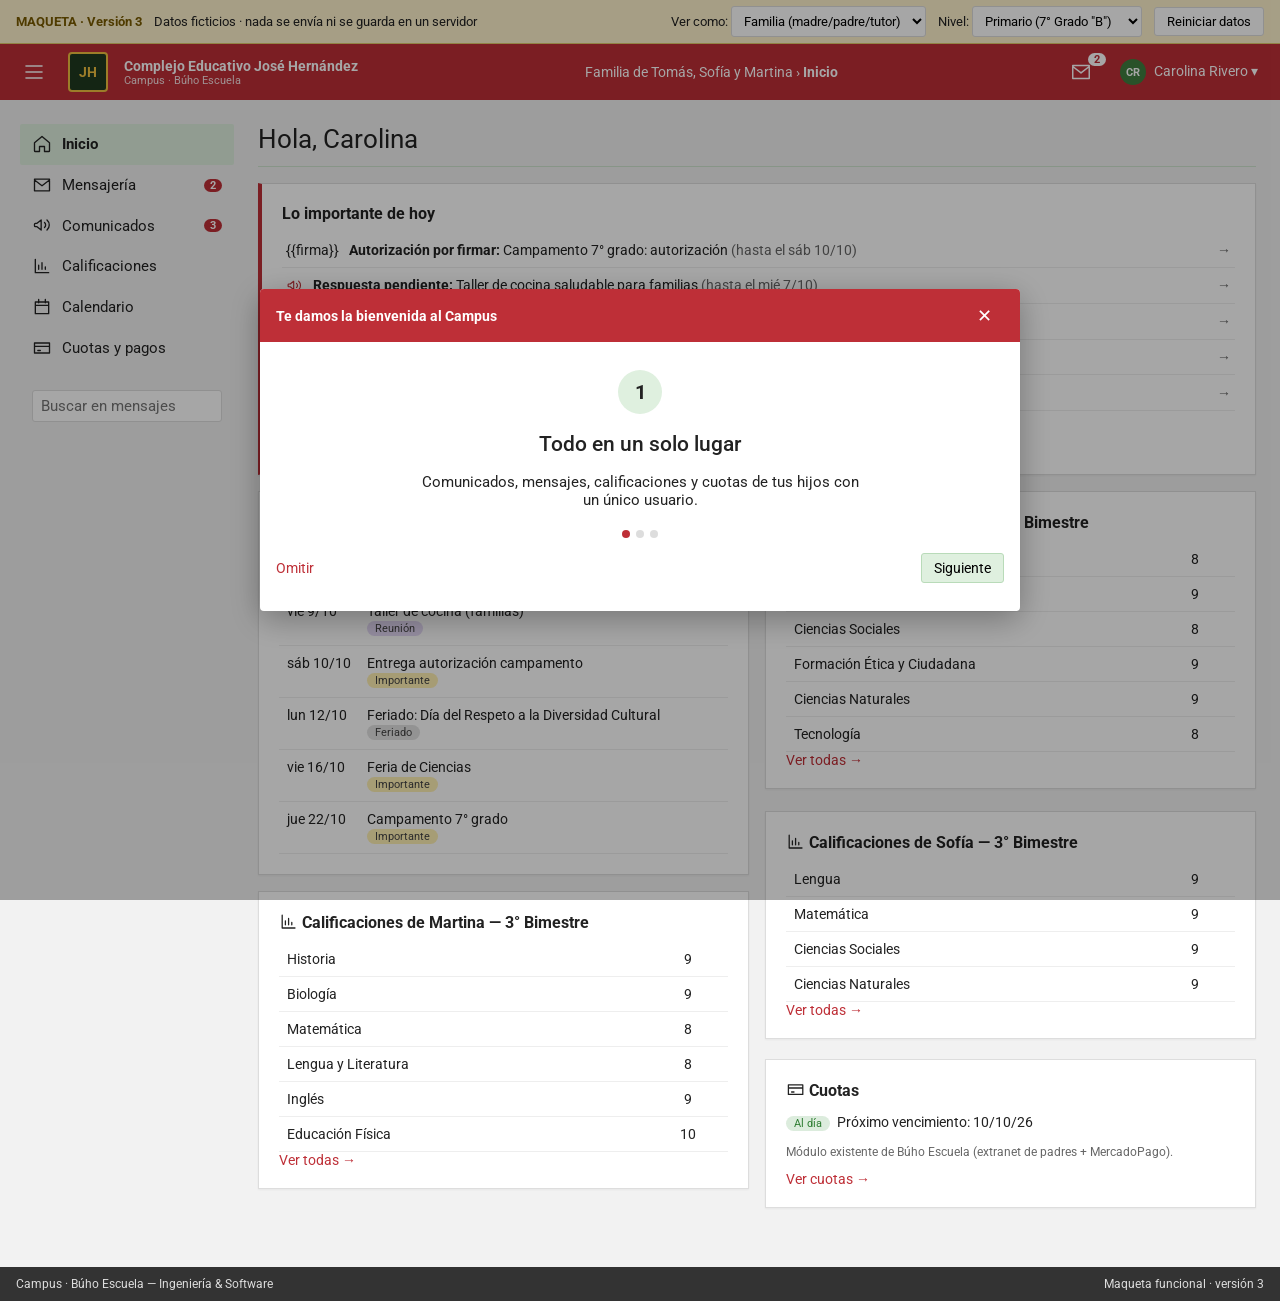
<file: index.html>
<!doctype html>
<html lang="es">
<head>
  <meta charset="utf-8">
  <meta name="viewport" content="width=device-width, initial-scale=1">
  <title>Campus — Maqueta</title>
  <link rel="stylesheet" href="https://fonts.googleapis.com/css2?family=Roboto:wght@400;500;700&display=swap">
  <link rel="stylesheet" href="css/app.css">
</head>
<body>

<!-- Barra de la demo: no forma parte del producto -->
<div id="demo-bar">
  <strong>MAQUETA · Versión 3</strong> <span>Datos ficticios · nada se envía ni se guarda en un servidor</span>
  <span class="sep"></span>
  <label>Ver como:
    <select id="rol-select" onchange="cambiarRol(this.value)">
      <option value="familia">Familia (madre/padre/tutor)</option>
      <option value="alumno">Alumno</option>
      <option value="docente">Docente</option>
      <option value="secretaria">Secretaría / Dirección</option>
    </select>
  </label>
  <label>Nivel:
    <select id="nivel-select" onchange="cambiarNivel(this.value)">
      <option value="primario">Primario (7° Grado "B")</option>
      <option value="secundario">Secundario (2° Año "B")</option>
    </select>
  </label>
  <button onclick="reiniciar()">Reiniciar datos</button>
</div>

<!-- Pantalla de acceso -->
<div id="login" style="display:none">
  <div class="topbar"><div class="logo">JH</div><div class="colegio">Complejo Educativo José Hernández<small>Campus · Búho Escuela</small></div></div>
  <div style="display:grid;place-items:center;padding:60px 16px">
    <div class="panel" style="width:min(380px,100%)">
      <h2>Campus virtual</h2>
      <div class="campo"><label>Usuario</label><input type="text" value="usuario.demo"></div>
      <div class="campo"><label>Clave</label><input type="password" value="demo1234" style="width:100%"></div>
      <p><label><input type="checkbox"> Recordarme</label></p>
      <button class="primario" style="width:100%" onclick="ingresar()">Acceder</button>
      <p class="small" style="text-align:center"><a>¿Olvidaste tus datos?</a></p>
      <p class="small muted">Un solo usuario para el campus y para el pago de cuotas (mismo acceso que la extranet de Búho).</p>
    </div>
  </div>
</div>

<!-- Aplicación -->
<div id="app">
  <div id="topbar">
    <button id="btn-menu" class="btn-menu" title="Mostrar u ocultar el menú" onclick="toggleMenu()"></button>
    <div class="logo" onclick="location.hash='#/inicio'" style="cursor:pointer">JH</div>
    <div class="colegio">Complejo Educativo José Hernández<small>Campus · Búho Escuela</small></div>
    <div id="breadcrumb"></div>
    <div class="top-accion" id="top-sobre" title="Mensajes no leídos" onclick="if(!event.target.closest('.panel-flotante'))panelNoLeidos()"></div>
    <div class="top-accion usuario" id="top-usuario" onclick="if(!event.target.closest('.panel-flotante'))panelUsuario()"></div>
  </div>
  <div id="layout">
    <div id="rail"></div>
    <nav id="menu"></nav>
    <main id="main"></main>
  </div>
  <nav id="tabbar"></nav>
  <footer><span>Campus · Búho Escuela — Ingeniería &amp; Software</span><span>Maqueta funcional · versión 3</span></footer>
</div>

<script src="js/data.js"></script>
<script src="js/data2.js"></script>
<script src="js/data3.js"></script>
<script src="js/icons.js"></script>
<script src="js/app.js"></script>
<script src="js/extras.js"></script>
<script src="js/aula.js"></script>
<script src="js/navegacion.js"></script>
</body>
</html>
</file>
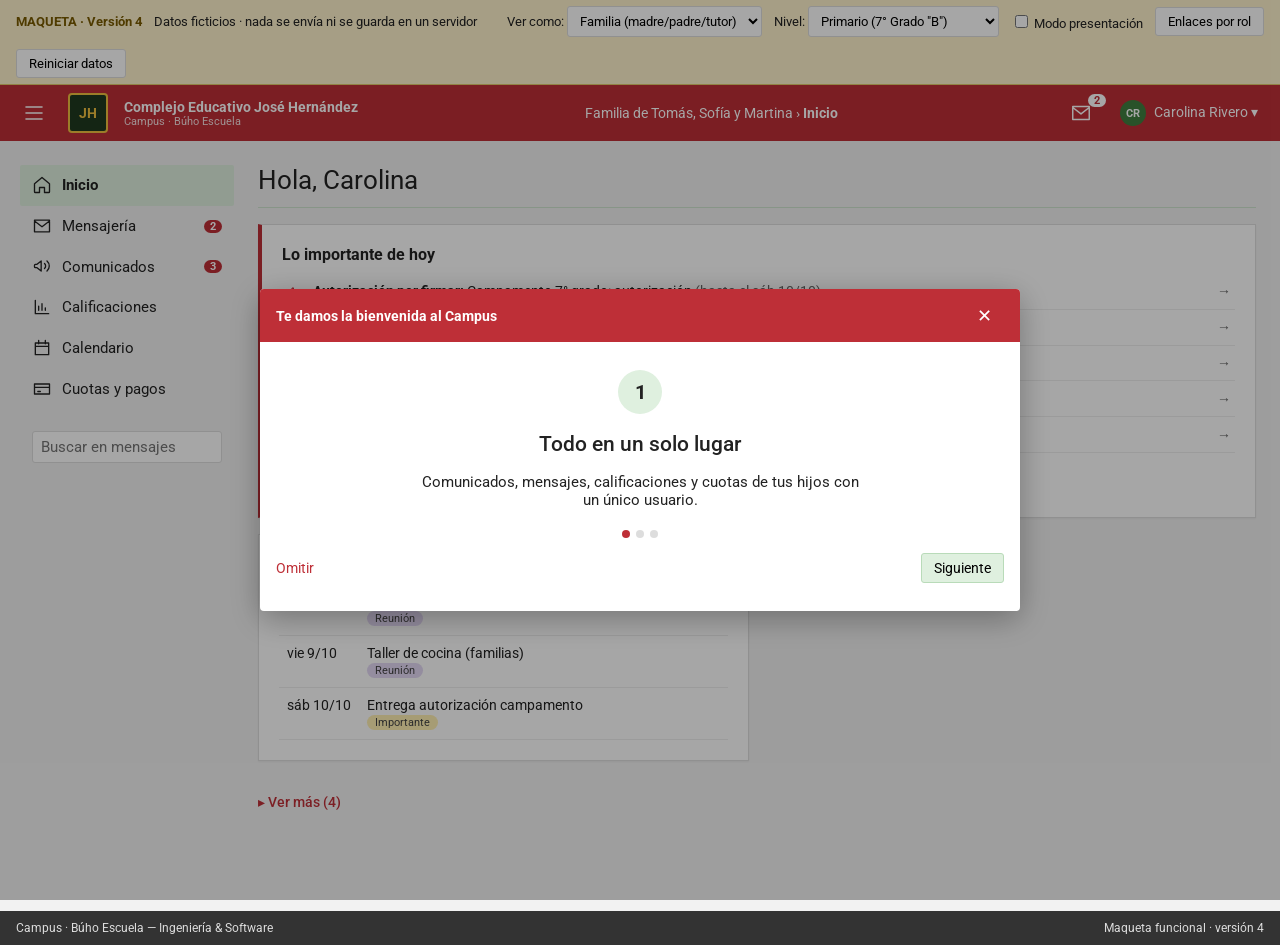
<file: v4/index.html>
<!doctype html>
<html lang="es">
<head>
  <meta charset="utf-8">
  <meta name="viewport" content="width=device-width, initial-scale=1">
  <title>Campus — Maqueta</title>
  <link rel="stylesheet" href="https://fonts.googleapis.com/css2?family=Roboto:wght@400;500;700&display=swap">
  <link rel="stylesheet" href="css/app.css">
</head>
<body>

<!-- Barra de la demo: no forma parte del producto -->
<div id="demo-bar">
  <strong>MAQUETA · Versión 4</strong> <span>Datos ficticios · nada se envía ni se guarda en un servidor</span>
  <span class="sep"></span>
  <label>Ver como:
    <select id="rol-select" onchange="cambiarRol(this.value)">
      <option value="familia">Familia (madre/padre/tutor)</option>
      <option value="alumno">Alumno</option>
      <option value="docente">Docente</option>
      <option value="secretaria">Secretaría / Dirección</option>
    </select>
  </label>
  <label>Nivel:
    <select id="nivel-select" onchange="cambiarNivel(this.value)">
      <option value="jardin">Jardín (Sala de 5 "Celeste")</option>
      <option value="primario">Primario (7° Grado "B")</option>
      <option value="secundario">Secundario (2° Año "B")</option>
    </select>
  </label>
  <label><input type="checkbox" id="modo-pres" onchange="cambiarPresentacion(this.checked)"> Modo presentación</label>
  <button onclick="verEnlaces()">Enlaces por rol</button>
  <button onclick="reiniciar()">Reiniciar datos</button>
</div>

<!-- Pantalla de acceso -->
<div id="login" style="display:none">
  <div class="topbar"><div class="logo">JH</div><div class="colegio">Complejo Educativo José Hernández<small>Campus · Búho Escuela</small></div></div>
  <div style="display:grid;place-items:center;padding:60px 16px">
    <div class="panel" style="width:min(380px,100%)">
      <h2>Campus virtual</h2>
      <div class="campo"><label>Usuario</label><input type="text" value="usuario.demo"></div>
      <div class="campo"><label>Clave</label><input type="password" value="demo1234" style="width:100%"></div>
      <p><label><input type="checkbox"> Recordarme</label></p>
      <button class="primario" style="width:100%" onclick="ingresar()">Acceder</button>
      <p class="small" style="text-align:center"><a>¿Olvidaste tus datos?</a></p>
      <p class="small muted">Un solo usuario para el campus y para el pago de cuotas (mismo acceso que la extranet de Búho).</p>
    </div>
  </div>
</div>

<!-- Aplicación -->
<div id="app">
  <div id="topbar">
    <button id="btn-menu" class="btn-menu" title="Mostrar u ocultar el menú" onclick="toggleMenu()"></button>
    <div class="logo" onclick="location.hash='#/inicio'" style="cursor:pointer">JH</div>
    <div class="colegio">Complejo Educativo José Hernández<small>Campus · Búho Escuela</small></div>
    <div id="breadcrumb"></div>
    <div class="top-accion" id="top-sobre" title="Mensajes no leídos" onclick="if(!event.target.closest('.panel-flotante'))panelNoLeidos()"></div>
    <div class="top-accion usuario" id="top-usuario" onclick="if(!event.target.closest('.panel-flotante'))panelUsuario()"></div>
  </div>
  <div id="layout">
    <div id="rail"></div>
    <nav id="menu"></nav>
    <main id="main"></main>
  </div>
  <nav id="tabbar"></nav>
  <footer><span>Campus · Búho Escuela — Ingeniería &amp; Software</span><span>Maqueta funcional · versión 4</span></footer>
</div>

<script src="js/data.js"></script>
<script src="js/data2.js"></script>
<script src="js/data3.js"></script>
<script src="js/data4.js"></script>
<script src="js/icons.js"></script>
<script src="js/app.js"></script>
<script src="js/extras.js"></script>
<script src="js/aula.js"></script>
<script src="js/navegacion.js"></script>
<script src="js/simple.js"></script>
</body>
</html>
</file>
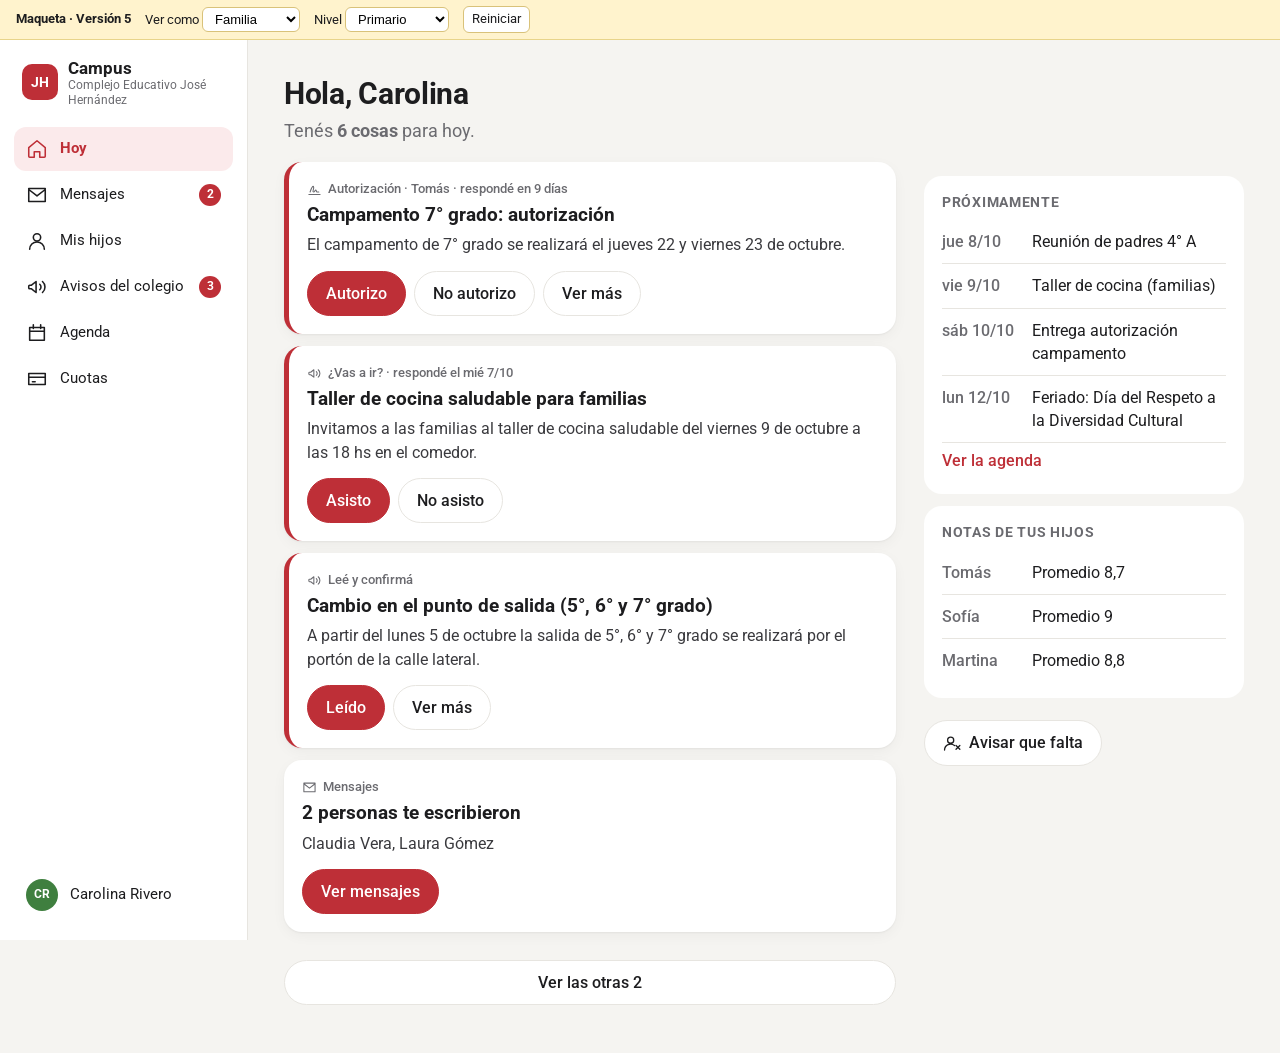
<file: v5/index.html>
<!doctype html>
<html lang="es">
<head>
  <meta charset="utf-8">
  <meta name="viewport" content="width=device-width, initial-scale=1">
  <title>Campus — Maqueta</title>
  <link rel="stylesheet" href="https://fonts.googleapis.com/css2?family=Roboto:wght@400;500;700&display=swap">
  <link rel="stylesheet" href="css/app5.css">
</head>
<body>

<!-- Barra de la demo: no forma parte del producto -->
<div id="demo-bar">
  <strong>Maqueta · Versión 5</strong>
  <label>Ver como
    <select id="rol-select" onchange="cambiarRol(this.value)">
      <option value="familia">Familia</option>
      <option value="alumno">Alumno</option>
      <option value="docente">Docente</option>
      <option value="secretaria">Secretaría</option>
    </select>
  </label>
  <label>Nivel
    <select id="nivel-select" onchange="cambiarNivel(this.value)">
      <option value="jardin">Jardín</option>
      <option value="primario">Primario</option>
      <option value="secundario">Secundario</option>
    </select>
  </label>
  <button onclick="reiniciar()">Reiniciar</button>
</div>

<div class="marco">
  <nav id="lateral"></nav>
  <div class="app">
    <header id="cabecera"></header>
    <main id="pantalla"></main>
  </div>
</div>
<nav id="pestanas"></nav>
<input type="file" id="archivo" hidden>

<script src="js/data.js"></script>
<script src="js/data2.js"></script>
<script src="js/data3.js"></script>
<script src="js/data4.js"></script>
<script src="js/icons.js"></script>
<script src="js/app5.js"></script>
</body>
</html>
</file>
<file: css/app.css>
/* Estilos funcionales de la maqueta. La estética final se define después. */
:root {
  --rojo: #be2f37;
  --rojo-osc: #9e252c;
  --verde-sel: #dff0df;
  --verde: #2e7d32;
  --fondo: #f2f2f2;
  --panel: #ffffff;
  --borde: #dddddd;
  --texto: #222222;
  --texto-sec: #666666;
  --amarillo: #fff8c4;
  --pie: #333333;
}
* { box-sizing: border-box; }
body {
  margin: 0;
  font-family: Roboto, "Segoe UI", Arial, sans-serif;
  font-size: 14px;
  color: var(--texto);
  background: var(--fondo);
}
a { color: var(--rojo); cursor: pointer; }
button, select, input, textarea { font: inherit; }
button {
  border: 1px solid var(--borde);
  background: #fff;
  padding: 6px 12px;
  border-radius: 3px;
  cursor: pointer;
}
button:hover { background: #f6f6f6; }
button.primario { background: var(--verde-sel); border-color: #b9dbb9; }
button.peligro { color: var(--rojo); }
button:disabled { opacity: .5; cursor: default; }
input, select, textarea {
  border: 1px solid var(--borde);
  padding: 6px 8px;
  border-radius: 3px;
  background: #fff;
}
textarea { width: 100%; min-height: 140px; }

/* Barra de demo (no forma parte del producto) */
#demo-bar {
  background: #fff3cd;
  border-bottom: 1px solid #e0c96b;
  padding: 6px 16px;
  display: flex;
  gap: 12px;
  align-items: center;
  flex-wrap: wrap;
  font-size: 13px;
}
#demo-bar strong { color: #7a5b00; }
#demo-bar .sep { flex: 1; }

/* Barra superior */
#topbar, .topbar {
  background: var(--rojo);
  color: #fff;
  height: 56px;
  display: flex;
  align-items: center;
  padding: 0 16px;
  gap: 16px;
}
.logo {
  width: 40px; height: 40px;
  background: #1f3a1f;
  color: #f0c040;
  font-weight: 700;
  display: grid; place-items: center;
  border-radius: 4px;
  border: 2px solid #f0c040;
}
.colegio { font-weight: 700; white-space: nowrap; overflow: hidden; text-overflow: ellipsis; max-width: 300px; }
.colegio small { display: block; font-weight: 400; opacity: .85; font-size: 11px; }
#breadcrumb { flex: 1; text-align: center; white-space: nowrap; overflow: hidden; text-overflow: ellipsis; }
#breadcrumb b { font-weight: 700; }
.top-accion { position: relative; cursor: pointer; padding: 6px; }
.badge {
  background: #fff; color: var(--rojo);
  border-radius: 10px; padding: 0 6px;
  font-size: 11px; font-weight: 700;
}
.top-accion .badge { position: absolute; top: -2px; right: -8px; }
.usuario { white-space: nowrap; text-transform: uppercase; font-size: 13px; cursor: pointer; }
.panel-flotante {
  position: absolute; right: 0; top: 40px;
  background: #fff; color: var(--texto);
  width: 340px; box-shadow: 0 4px 16px rgba(0,0,0,.2);
  border-radius: 4px; z-index: 20;
}
.panel-flotante .item { padding: 10px 12px; border-bottom: 1px solid var(--borde); cursor: pointer; }
.panel-flotante .item:hover { background: #fafafa; }

/* Layout */
#layout { display: flex; min-height: calc(100vh - 56px - 34px - 40px); }
#rail { width: 56px; background: var(--rojo); }
#menu { width: 250px; padding: 24px 16px; }
#menu .item {
  display: flex; align-items: center; gap: 10px;
  padding: 10px 12px; cursor: pointer; border-radius: 2px;
  font-size: 15px;
}
#menu .item:hover { background: #e9e9e9; }
#menu .item.activo { background: var(--verde-sel); font-weight: 700; }
#menu .item .badge { background: var(--rojo); color: #fff; margin-left: auto; }
#menu .grupo { margin: 16px 12px 6px; font-size: 11px; text-transform: uppercase; color: var(--texto-sec); }
#main { flex: 1; padding: 24px 24px 40px 8px; min-width: 0; }
footer {
  background: var(--pie); color: #ddd; font-size: 12px;
  padding: 10px 16px; display: flex; justify-content: space-between;
}

/* Paneles */
.panel {
  background: var(--panel);
  border: 1px solid var(--borde);
  box-shadow: 0 1px 2px rgba(0,0,0,.05);
  padding: 20px;
  margin-bottom: 16px;
}
.panel h2 { margin: 0 0 12px; font-weight: 400; font-size: 22px; }
.panel h3 { margin: 0 0 10px; font-size: 16px; }
.titulo-pagina { font-size: 26px; font-weight: 400; margin: 0 0 16px; padding-bottom: 12px; border-bottom: 1px solid #cfe5cf; }
.toolbar { display: flex; gap: 8px; flex-wrap: wrap; align-items: center; margin-bottom: 12px; }
.toolbar .sep { flex: 1; }
.grid { display: grid; grid-template-columns: repeat(auto-fit, minmax(280px, 1fr)); gap: 16px; }
.muted { color: var(--texto-sec); }
.small { font-size: 12px; }
.chip {
  display: inline-block; font-size: 11px; padding: 1px 8px; border-radius: 10px;
  background: #eee; color: #444; margin-right: 4px; white-space: nowrap;
}
.chip.ok { background: #dcecdd; color: var(--verde); }
.chip.warn { background: #fff3cd; color: #7a5b00; }
.chip.bad { background: #f8d7da; color: #8a1c24; }
.nota-maqueta {
  border: 1px dashed #c9a400; background: #fffbe6; color: #6b5300;
  padding: 8px 12px; font-size: 12px; margin-bottom: 12px; border-radius: 3px;
}

/* Tablas / listas */
table { width: 100%; border-collapse: collapse; }
th, td { padding: 9px 8px; border-bottom: 1px solid #eee; text-align: left; vertical-align: top; }
th { font-weight: 500; color: var(--texto-sec); font-size: 12px; text-transform: uppercase; }
tr.fila { cursor: pointer; }
tr.fila:hover td { background: #fafafa; }
tr.no-leido td { font-weight: 700; }
td.num, th.num { text-align: center; width: 80px; }
td.desaprobado { color: var(--rojo); font-weight: 700; }

/* Pestañas */
.tabs { display: flex; gap: 4px; margin-bottom: -1px; }
.tabs button { border-bottom: none; border-radius: 3px 3px 0 0; background: #e6e6e6; }
.tabs button.activo { background: #fff; font-weight: 700; }

/* Mensaje */
.msg-head { border-bottom: 1px solid #eee; padding-bottom: 12px; margin-bottom: 12px; }
.msg-cuerpo { white-space: pre-wrap; line-height: 1.5; }
.adjunto { display: inline-flex; gap: 6px; align-items: center; border: 1px solid var(--borde); padding: 6px 10px; margin: 8px 8px 0 0; border-radius: 3px; background: #fafafa; }

/* Modal */
.modal-fondo { position: fixed; inset: 0; background: rgba(0,0,0,.35); display: grid; place-items: center; z-index: 50; padding: 16px; }
.modal { background: #fff; width: min(760px, 100%); max-height: 90vh; overflow: auto; border-radius: 4px; box-shadow: 0 8px 32px rgba(0,0,0,.3); }
.modal header { background: var(--rojo); color: #fff; padding: 10px 16px; display: flex; justify-content: space-between; align-items: center; }
.modal header button { background: transparent; color: #fff; border: none; font-size: 18px; }
.modal .cuerpo { padding: 16px; }
.campo { margin-bottom: 12px; }
.campo label { display: block; font-size: 12px; color: var(--texto-sec); margin-bottom: 4px; }
.campo input[type=text], .campo input[type=date], .campo select { width: 100%; }
.dropzone { border: 2px dashed var(--borde); padding: 16px; text-align: center; color: var(--texto-sec); border-radius: 4px; }
.destinatarios { border: 1px solid var(--borde); max-height: 220px; overflow: auto; padding: 8px; }
.destinatarios .grupo { font-weight: 700; margin-top: 6px; }
.destinatarios label { display: block; padding: 2px 0 2px 18px; }

/* Avance */
.barra { height: 8px; background: #e6e6e6; border-radius: 4px; overflow: hidden; }
.barra > div { height: 100%; background: #43a047; }
.materia-card { cursor: pointer; }
.materia-card:hover { border-color: #b9dbb9; }

/* Calendario */
.cal { display: grid; grid-template-columns: repeat(7, minmax(0, 1fr)); border-left: 1px solid var(--borde); border-top: 1px solid var(--borde); }
.cal > div { min-width: 0; border-right: 1px solid var(--borde); border-bottom: 1px solid var(--borde); min-height: 90px; padding: 4px; font-size: 12px; }
.cal .dow { min-height: 0; text-align: center; color: var(--texto-sec); background: #fafafa; }
.cal .fuera { background: #f7f7f7; color: #bbb; }
.cal .hoy { background: var(--amarillo); }
.cal .dia { text-align: right; color: var(--texto-sec); }
.cal .dow { overflow: hidden; text-overflow: ellipsis; }
.ev { display: block; text-align: left; margin-top: 2px; padding: 1px 4px; border-radius: 2px; overflow: hidden; text-overflow: ellipsis; white-space: nowrap; }
.et-Examen { background: #f8d7da; }
.et-Entrega, .et-Tarea { background: #d6e9f8; }
.et-Feriado { background: #e2e2e2; }
.et-Importante { background: #fff0b3; }
.et-Reunión { background: #e4d9f5; }
.et-Clase, .et-Cumpleaños { background: #dcecdd; }

/* Boletín */
.boletin { max-width: 800px; margin: 0 auto; background: #fff; padding: 32px; border: 1px solid var(--borde); }
.boletin h1 { text-align: center; font-size: 20px; margin: 0; }
.boletin .enc { display: flex; justify-content: space-between; margin: 16px 0; }
.boletin table td, .boletin table th { border: 1px solid #999; }

@media print {
  #demo-bar, #topbar, #rail, #menu, footer, .no-print { display: none !important; }
  #main { padding: 0; }
  body { background: #fff; }
  .boletin { border: none; }
}

@media (max-width: 800px) {
  #rail { display: none; }
  #layout { flex-direction: column; }
  #menu { width: 100%; padding: 8px 16px; display: flex; overflow-x: auto; gap: 4px; }
  #menu .item { white-space: nowrap; padding: 8px 10px; font-size: 14px; }
  #menu .grupo { display: none; }
  #menu > div { flex-shrink: 0; }
  #menu select { width: auto !important; }
  #main { padding: 12px 16px 32px; }
  #breadcrumb, .colegio small { display: none; }
  .usuario span { display: none; }
}

/* Íconos de línea */
.ic { width: 1.2em; height: 1.2em; vertical-align: -0.22em; fill: none; stroke: currentColor; stroke-width: 1.6; stroke-linecap: round; stroke-linejoin: round; flex-shrink: 0; }
#menu .item .ic { width: 20px; height: 20px; }
#top-sobre .ic { width: 22px; height: 22px; }

/* ───────── Opción 2: mejoras ───────── */
.av { display: inline-grid; place-items: center; width: 26px; height: 26px; border-radius: 50%; color: #fff; font-size: 11px; font-weight: 700; margin-right: 8px; vertical-align: middle; flex-shrink: 0; }
.chip.e2 { background: #e8e0f7; color: #4b2e83; }
.tiles { display: grid; grid-template-columns: repeat(auto-fit, minmax(170px, 1fr)); gap: 12px; margin-bottom: 16px; }
.tile { background: #fff; border: 1px solid var(--borde); padding: 14px 16px; }
.tile .valor { font-size: 30px; font-weight: 500; line-height: 1.1; }
.tile .rotulo { font-weight: 500; margin-top: 4px; }
.hoy-franja { border-left: 4px solid var(--rojo); }
.hoy-item { display: flex; gap: 10px; align-items: center; padding: 9px 4px; border-bottom: 1px solid #eee; color: var(--texto); }
.hoy-item:hover { background: #fafafa; }
.hoy-item .flecha { margin-left: auto; color: var(--texto-sec); }
.hoy-item.urgente .ic { color: var(--rojo); }
.grafico { width: 100%; max-width: 640px; height: auto; display: block; }
.g-grilla { stroke: #ececec; stroke-width: 1; }
.g-eje { font-size: 11px; fill: #777; }
.g-ref { stroke: #999; stroke-width: 1; stroke-dasharray: 4 4; }
.g-linea { fill: none; stroke: #2a6fb0; stroke-width: 2; stroke-linejoin: round; stroke-linecap: round; }
.g-punto { fill: #2a6fb0; stroke: #fff; stroke-width: 2; }
.g-valor { font-size: 13px; font-weight: 700; fill: #222; }
.bien-num { width: 44px; height: 44px; border-radius: 50%; background: var(--verde-sel); display: grid; place-items: center; font-size: 20px; font-weight: 700; margin: 0 auto 8px; }
.bien-punto { display: inline-block; width: 8px; height: 8px; border-radius: 50%; background: #ddd; margin: 0 3px; }
.bien-punto.activo { background: var(--rojo); }
.item-mas { padding: 12px 4px; border-bottom: 1px solid #eee; cursor: pointer; font-size: 15px; }
#tabbar { display: none; }
@media (max-width: 800px) {
  #menu { display: none !important; }
  #tabbar { display: flex; position: fixed; bottom: 0; left: 0; right: 0; background: #fff; border-top: 1px solid var(--borde); z-index: 30; }
  #tabbar a { flex: 1; display: flex; flex-direction: column; align-items: center; gap: 2px; padding: 8px 2px 6px; font-size: 11px; color: var(--texto-sec); position: relative; }
  #tabbar a.activo { color: var(--rojo); }
  #tabbar .ic { width: 22px; height: 22px; }
  #tabbar .badge { position: absolute; top: 4px; left: 55%; background: var(--rojo); color: #fff; }
  footer { display: none; }
  #main { padding-bottom: 84px; }
  .usuario span.av { display: inline-grid; }
}
@media print { #tabbar { display: none !important; } }

@media (max-width: 800px) { .panel { overflow-x: auto; } }

/* ───────── Mejoras de usabilidad ───────── */
#rail { display: none; }
#menu { padding-left: 20px; }
.usuario { text-transform: none; font-size: 14px; }
.grid.inicio { grid-template-columns: repeat(auto-fit, minmax(min(340px, 100%), 1fr)); align-items: start; }
.punto { display: inline-block; width: 8px; height: 8px; border-radius: 50%; background: var(--rojo); margin-right: 8px; vertical-align: middle; }
.toast { position: fixed; bottom: 72px; left: 50%; transform: translateX(-50%); background: #333; color: #fff; padding: 10px 18px; border-radius: 4px; z-index: 99; display: flex; gap: 14px; align-items: center; max-width: calc(100vw - 32px); }
.toast button { background: transparent; color: #ffd54f; border: none; font-weight: 700; padding: 0; }
.hijos-tabs { display: flex; gap: 8px; margin-bottom: 16px; flex-wrap: wrap; }
.hijos-tabs button { padding: 8px 14px; border-radius: 20px; background: #fff; }
.hijos-tabs button.activo { background: var(--verde-sel); border-color: #b9dbb9; }
.sel-chips { margin-bottom: 6px; min-height: 22px; }
.sel-chips .chip { margin-bottom: 4px; }
.ev { cursor: pointer; white-space: normal; display: -webkit-box; -webkit-line-clamp: 2; -webkit-box-orient: vertical; }
.ev:hover { outline: 1px solid #999; }
@media (max-width: 800px) {
  .tabla-notas, .tabla-notas tbody { display: block; }
  .tabla-notas tr:first-child { display: none; }
  .tabla-notas tr { display: block; border: 1px solid var(--borde); border-radius: 4px; margin-bottom: 8px; padding: 8px 10px; }
  .tabla-notas td { display: inline-block; border: none; width: auto; padding: 3px 12px 3px 0; text-align: left; }
  .tabla-notas td:first-child { display: block; font-weight: 500; }
  .tabla-notas td[data-label]::before { content: attr(data-label) ": "; color: var(--texto-sec); font-size: 12px; font-weight: 400; }
}

/* ───────── Versión 3: aula ───────── */
.migas { font-size: 13px; color: var(--texto-sec); margin-bottom: 10px; }
.migas a { color: var(--rojo); }
.objetivos { background: #f7f9f7; border-left: 3px solid #b9dbb9; padding: 8px 12px; margin: 8px 0 12px; }
.objetivos ul, .origen ul { margin: 6px 0 0; padding-left: 20px; }
.fila-tarea td { background: #fbfbfb; font-size: 13px; }
.fila-tarea td:nth-child(2) { padding-left: 24px; }
.tarea-card { border: 1px solid var(--borde); border-radius: 4px; padding: 12px; margin-bottom: 10px; }
.origen { background: #f7f9f7; border-left: 3px solid #b9dbb9; padding: 8px 12px; margin-top: 16px; }
.foro-msg { display: flex; gap: 10px; padding: 12px 0; border-bottom: 1px solid #eee; }
.foro-msg .msg-cuerpo { margin-top: 4px; }

/* ───────── Versión 3: menú retráctil, ventanas y volver al inicio ───────── */
.btn-menu { background: transparent; border: none; color: #fff; padding: 6px; display: grid; place-items: center; }
.btn-menu:hover { background: rgba(255,255,255,.15); }
.btn-menu .ic { width: 24px; height: 24px; }
#menu { transition: width .15s ease; }
body.menu-chico #menu { width: 68px; padding-left: 10px; padding-right: 6px; }
body.menu-chico #menu .item { font-size: 0; justify-content: center; position: relative; padding: 10px 0; }
body.menu-chico #menu .item .chip, body.menu-chico #menu .item:has(input) { display: none; }
body.menu-chico #menu .item .badge { font-size: 10px; position: absolute; top: 3px; right: 6px; }
.volver-inicio { margin-bottom: 12px; }
.modal.ancho { width: min(920px, 100%); }
.modal .titulo-pagina { font-size: 20px; }
.modal header { gap: 8px; }
.modal header b { flex: 1; }
.modal-atras { background: transparent !important; color: #fff; border: 1px solid rgba(255,255,255,.5) !important; font-size: 15px !important; padding: 2px 10px; }
@media (max-width: 800px) { .btn-menu { display: none; } }

/* ───────── Versión 3: pantalla más prolija con el menú abierto o cerrado ───────── */
/* El contenido no se estira más allá de un ancho cómodo de lectura y queda centrado. */
#main { max-width: 1240px; margin: 0 auto; width: 100%; }
/* Inicio: grilla de izquierda a derecha; cada tarjeta ocupa las filas que necesita (ver acomodarTarjetas). */
.grid.inicio { display: grid; grid-template-columns: repeat(auto-fill, minmax(min(340px, 100%), 1fr)); grid-auto-rows: 8px; gap: 0 16px; align-items: start; }
.grid.inicio > .panel { margin-bottom: 16px; }
</file>
<file: v4/css/app.css>
/* Estilos funcionales de la maqueta. La estética final se define después. */
:root {
  --rojo: #be2f37;
  --rojo-osc: #9e252c;
  --verde-sel: #dff0df;
  --verde: #2e7d32;
  --fondo: #f2f2f2;
  --panel: #ffffff;
  --borde: #dddddd;
  --texto: #222222;
  --texto-sec: #666666;
  --amarillo: #fff8c4;
  --pie: #333333;
}
* { box-sizing: border-box; }
body {
  margin: 0;
  font-family: Roboto, "Segoe UI", Arial, sans-serif;
  font-size: 14px;
  color: var(--texto);
  background: var(--fondo);
}
a { color: var(--rojo); cursor: pointer; }
button, select, input, textarea { font: inherit; }
button {
  border: 1px solid var(--borde);
  background: #fff;
  padding: 6px 12px;
  border-radius: 3px;
  cursor: pointer;
}
button:hover { background: #f6f6f6; }
button.primario { background: var(--verde-sel); border-color: #b9dbb9; }
button.peligro { color: var(--rojo); }
button:disabled { opacity: .5; cursor: default; }
input, select, textarea {
  border: 1px solid var(--borde);
  padding: 6px 8px;
  border-radius: 3px;
  background: #fff;
}
textarea { width: 100%; min-height: 140px; }

/* Barra de demo (no forma parte del producto) */
#demo-bar {
  background: #fff3cd;
  border-bottom: 1px solid #e0c96b;
  padding: 6px 16px;
  display: flex;
  gap: 12px;
  align-items: center;
  flex-wrap: wrap;
  font-size: 13px;
}
#demo-bar strong { color: #7a5b00; }
#demo-bar .sep { flex: 1; }

/* Barra superior */
#topbar, .topbar {
  background: var(--rojo);
  color: #fff;
  height: 56px;
  display: flex;
  align-items: center;
  padding: 0 16px;
  gap: 16px;
}
.logo {
  width: 40px; height: 40px;
  background: #1f3a1f;
  color: #f0c040;
  font-weight: 700;
  display: grid; place-items: center;
  border-radius: 4px;
  border: 2px solid #f0c040;
}
.colegio { font-weight: 700; white-space: nowrap; overflow: hidden; text-overflow: ellipsis; max-width: 300px; }
.colegio small { display: block; font-weight: 400; opacity: .85; font-size: 11px; }
#breadcrumb { flex: 1; text-align: center; white-space: nowrap; overflow: hidden; text-overflow: ellipsis; }
#breadcrumb b { font-weight: 700; }
.top-accion { position: relative; cursor: pointer; padding: 6px; }
.badge {
  background: #fff; color: var(--rojo);
  border-radius: 10px; padding: 0 6px;
  font-size: 11px; font-weight: 700;
}
.top-accion .badge { position: absolute; top: -2px; right: -8px; }
.usuario { white-space: nowrap; text-transform: uppercase; font-size: 13px; cursor: pointer; }
.panel-flotante {
  position: absolute; right: 0; top: 40px;
  background: #fff; color: var(--texto);
  width: 340px; box-shadow: 0 4px 16px rgba(0,0,0,.2);
  border-radius: 4px; z-index: 20;
}
.panel-flotante .item { padding: 10px 12px; border-bottom: 1px solid var(--borde); cursor: pointer; }
.panel-flotante .item:hover { background: #fafafa; }

/* Layout */
#layout { display: flex; min-height: calc(100vh - 56px - 34px - 40px); }
#rail { width: 56px; background: var(--rojo); }
#menu { width: 250px; padding: 24px 16px; }
#menu .item {
  display: flex; align-items: center; gap: 10px;
  padding: 10px 12px; cursor: pointer; border-radius: 2px;
  font-size: 15px;
}
#menu .item:hover { background: #e9e9e9; }
#menu .item.activo { background: var(--verde-sel); font-weight: 700; }
#menu .item .badge { background: var(--rojo); color: #fff; margin-left: auto; }
#menu .grupo { margin: 16px 12px 6px; font-size: 11px; text-transform: uppercase; color: var(--texto-sec); }
#main { flex: 1; padding: 24px 24px 40px 8px; min-width: 0; }
footer {
  background: var(--pie); color: #ddd; font-size: 12px;
  padding: 10px 16px; display: flex; justify-content: space-between;
}

/* Paneles */
.panel {
  background: var(--panel);
  border: 1px solid var(--borde);
  box-shadow: 0 1px 2px rgba(0,0,0,.05);
  padding: 20px;
  margin-bottom: 16px;
}
.panel h2 { margin: 0 0 12px; font-weight: 400; font-size: 22px; }
.panel h3 { margin: 0 0 10px; font-size: 16px; }
.titulo-pagina { font-size: 26px; font-weight: 400; margin: 0 0 16px; padding-bottom: 12px; border-bottom: 1px solid #cfe5cf; }
.toolbar { display: flex; gap: 8px; flex-wrap: wrap; align-items: center; margin-bottom: 12px; }
.toolbar .sep { flex: 1; }
.grid { display: grid; grid-template-columns: repeat(auto-fit, minmax(280px, 1fr)); gap: 16px; }
.muted { color: var(--texto-sec); }
.small { font-size: 12px; }
.chip {
  display: inline-block; font-size: 11px; padding: 1px 8px; border-radius: 10px;
  background: #eee; color: #444; margin-right: 4px; white-space: nowrap;
}
.chip.ok { background: #dcecdd; color: var(--verde); }
.chip.warn { background: #fff3cd; color: #7a5b00; }
.chip.bad { background: #f8d7da; color: #8a1c24; }
.nota-maqueta {
  border: 1px dashed #c9a400; background: #fffbe6; color: #6b5300;
  padding: 8px 12px; font-size: 12px; margin-bottom: 12px; border-radius: 3px;
}

/* Tablas / listas */
table { width: 100%; border-collapse: collapse; }
th, td { padding: 9px 8px; border-bottom: 1px solid #eee; text-align: left; vertical-align: top; }
th { font-weight: 500; color: var(--texto-sec); font-size: 12px; text-transform: uppercase; }
tr.fila { cursor: pointer; }
tr.fila:hover td { background: #fafafa; }
tr.no-leido td { font-weight: 700; }
td.num, th.num { text-align: center; width: 80px; }
td.desaprobado { color: var(--rojo); font-weight: 700; }

/* Pestañas */
.tabs { display: flex; gap: 4px; margin-bottom: -1px; }
.tabs button { border-bottom: none; border-radius: 3px 3px 0 0; background: #e6e6e6; }
.tabs button.activo { background: #fff; font-weight: 700; }

/* Mensaje */
.msg-head { border-bottom: 1px solid #eee; padding-bottom: 12px; margin-bottom: 12px; }
.msg-cuerpo { white-space: pre-wrap; line-height: 1.5; }
.adjunto { display: inline-flex; gap: 6px; align-items: center; border: 1px solid var(--borde); padding: 6px 10px; margin: 8px 8px 0 0; border-radius: 3px; background: #fafafa; }

/* Modal */
.modal-fondo { position: fixed; inset: 0; background: rgba(0,0,0,.35); display: grid; place-items: center; z-index: 50; padding: 16px; }
.modal { background: #fff; width: min(760px, 100%); max-height: 90vh; overflow: auto; border-radius: 4px; box-shadow: 0 8px 32px rgba(0,0,0,.3); }
.modal header { background: var(--rojo); color: #fff; padding: 10px 16px; display: flex; justify-content: space-between; align-items: center; }
.modal header button { background: transparent; color: #fff; border: none; font-size: 18px; }
.modal .cuerpo { padding: 16px; }
.campo { margin-bottom: 12px; }
.campo label { display: block; font-size: 12px; color: var(--texto-sec); margin-bottom: 4px; }
.campo input[type=text], .campo input[type=date], .campo select { width: 100%; }
.dropzone { border: 2px dashed var(--borde); padding: 16px; text-align: center; color: var(--texto-sec); border-radius: 4px; }
.destinatarios { border: 1px solid var(--borde); max-height: 220px; overflow: auto; padding: 8px; }
.destinatarios .grupo { font-weight: 700; margin-top: 6px; }
.destinatarios label { display: block; padding: 2px 0 2px 18px; }

/* Avance */
.barra { height: 8px; background: #e6e6e6; border-radius: 4px; overflow: hidden; }
.barra > div { height: 100%; background: #43a047; }
.materia-card { cursor: pointer; }
.materia-card:hover { border-color: #b9dbb9; }

/* Calendario */
.cal { display: grid; grid-template-columns: repeat(7, minmax(0, 1fr)); border-left: 1px solid var(--borde); border-top: 1px solid var(--borde); }
.cal > div { min-width: 0; border-right: 1px solid var(--borde); border-bottom: 1px solid var(--borde); min-height: 90px; padding: 4px; font-size: 12px; }
.cal .dow { min-height: 0; text-align: center; color: var(--texto-sec); background: #fafafa; }
.cal .fuera { background: #f7f7f7; color: #bbb; }
.cal .hoy { background: var(--amarillo); }
.cal .dia { text-align: right; color: var(--texto-sec); }
.cal .dow { overflow: hidden; text-overflow: ellipsis; }
.ev { display: block; text-align: left; margin-top: 2px; padding: 1px 4px; border-radius: 2px; overflow: hidden; text-overflow: ellipsis; white-space: nowrap; }
.et-Examen { background: #f8d7da; }
.et-Entrega, .et-Tarea { background: #d6e9f8; }
.et-Feriado { background: #e2e2e2; }
.et-Importante { background: #fff0b3; }
.et-Reunión { background: #e4d9f5; }
.et-Clase, .et-Cumpleaños { background: #dcecdd; }

/* Boletín */
.boletin { max-width: 800px; margin: 0 auto; background: #fff; padding: 32px; border: 1px solid var(--borde); }
.boletin h1 { text-align: center; font-size: 20px; margin: 0; }
.boletin .enc { display: flex; justify-content: space-between; margin: 16px 0; }
.boletin table td, .boletin table th { border: 1px solid #999; }

@media print {
  #demo-bar, #topbar, #rail, #menu, footer, .no-print { display: none !important; }
  #main { padding: 0; }
  body { background: #fff; }
  .boletin { border: none; }
}

@media (max-width: 800px) {
  #rail { display: none; }
  #layout { flex-direction: column; }
  #menu { width: 100%; padding: 8px 16px; display: flex; overflow-x: auto; gap: 4px; }
  #menu .item { white-space: nowrap; padding: 8px 10px; font-size: 14px; }
  #menu .grupo { display: none; }
  #menu > div { flex-shrink: 0; }
  #menu select { width: auto !important; }
  #main { padding: 12px 16px 32px; }
  #breadcrumb, .colegio small { display: none; }
  .usuario span { display: none; }
}

/* Íconos de línea */
.ic { width: 1.2em; height: 1.2em; vertical-align: -0.22em; fill: none; stroke: currentColor; stroke-width: 1.6; stroke-linecap: round; stroke-linejoin: round; flex-shrink: 0; }
#menu .item .ic { width: 20px; height: 20px; }
#top-sobre .ic { width: 22px; height: 22px; }

/* ───────── Opción 2: mejoras ───────── */
.av { display: inline-grid; place-items: center; width: 26px; height: 26px; border-radius: 50%; color: #fff; font-size: 11px; font-weight: 700; margin-right: 8px; vertical-align: middle; flex-shrink: 0; }
.chip.e2 { background: #e8e0f7; color: #4b2e83; }
.tiles { display: grid; grid-template-columns: repeat(auto-fit, minmax(170px, 1fr)); gap: 12px; margin-bottom: 16px; }
.tile { background: #fff; border: 1px solid var(--borde); padding: 14px 16px; }
.tile .valor { font-size: 30px; font-weight: 500; line-height: 1.1; }
.tile .rotulo { font-weight: 500; margin-top: 4px; }
.hoy-franja { border-left: 4px solid var(--rojo); }
.hoy-item { display: flex; gap: 10px; align-items: center; padding: 9px 4px; border-bottom: 1px solid #eee; color: var(--texto); }
.hoy-item:hover { background: #fafafa; }
.hoy-item .flecha { margin-left: auto; color: var(--texto-sec); }
.hoy-item.urgente .ic { color: var(--rojo); }
.grafico { width: 100%; max-width: 640px; height: auto; display: block; }
.g-grilla { stroke: #ececec; stroke-width: 1; }
.g-eje { font-size: 11px; fill: #777; }
.g-ref { stroke: #999; stroke-width: 1; stroke-dasharray: 4 4; }
.g-linea { fill: none; stroke: #2a6fb0; stroke-width: 2; stroke-linejoin: round; stroke-linecap: round; }
.g-punto { fill: #2a6fb0; stroke: #fff; stroke-width: 2; }
.g-valor { font-size: 13px; font-weight: 700; fill: #222; }
.bien-num { width: 44px; height: 44px; border-radius: 50%; background: var(--verde-sel); display: grid; place-items: center; font-size: 20px; font-weight: 700; margin: 0 auto 8px; }
.bien-punto { display: inline-block; width: 8px; height: 8px; border-radius: 50%; background: #ddd; margin: 0 3px; }
.bien-punto.activo { background: var(--rojo); }
.item-mas { padding: 12px 4px; border-bottom: 1px solid #eee; cursor: pointer; font-size: 15px; }
#tabbar { display: none; }
@media (max-width: 800px) {
  #menu { display: none !important; }
  #tabbar { display: flex; position: fixed; bottom: 0; left: 0; right: 0; background: #fff; border-top: 1px solid var(--borde); z-index: 30; }
  #tabbar a { flex: 1; display: flex; flex-direction: column; align-items: center; gap: 2px; padding: 8px 2px 6px; font-size: 11px; color: var(--texto-sec); position: relative; }
  #tabbar a.activo { color: var(--rojo); }
  #tabbar .ic { width: 22px; height: 22px; }
  #tabbar .badge { position: absolute; top: 4px; left: 55%; background: var(--rojo); color: #fff; }
  footer { display: none; }
  #main { padding-bottom: 84px; }
  .usuario span.av { display: inline-grid; }
}
@media print { #tabbar { display: none !important; } }

@media (max-width: 800px) { .panel { overflow-x: auto; } }

/* ───────── Mejoras de usabilidad ───────── */
#rail { display: none; }
#menu { padding-left: 20px; }
.usuario { text-transform: none; font-size: 14px; }
.grid.inicio { grid-template-columns: repeat(auto-fit, minmax(min(340px, 100%), 1fr)); align-items: start; }
.punto { display: inline-block; width: 8px; height: 8px; border-radius: 50%; background: var(--rojo); margin-right: 8px; vertical-align: middle; }
.toast { position: fixed; bottom: 72px; left: 50%; transform: translateX(-50%); background: #333; color: #fff; padding: 10px 18px; border-radius: 4px; z-index: 99; display: flex; gap: 14px; align-items: center; max-width: calc(100vw - 32px); }
.toast button { background: transparent; color: #ffd54f; border: none; font-weight: 700; padding: 0; }
.hijos-tabs { display: flex; gap: 8px; margin-bottom: 16px; flex-wrap: wrap; }
.hijos-tabs button { padding: 8px 14px; border-radius: 20px; background: #fff; }
.hijos-tabs button.activo { background: var(--verde-sel); border-color: #b9dbb9; }
.sel-chips { margin-bottom: 6px; min-height: 22px; }
.sel-chips .chip { margin-bottom: 4px; }
.ev { cursor: pointer; white-space: normal; display: -webkit-box; -webkit-line-clamp: 2; -webkit-box-orient: vertical; }
.ev:hover { outline: 1px solid #999; }
@media (max-width: 800px) {
  .tabla-notas, .tabla-notas tbody { display: block; }
  .tabla-notas tr:first-child { display: none; }
  .tabla-notas tr { display: block; border: 1px solid var(--borde); border-radius: 4px; margin-bottom: 8px; padding: 8px 10px; }
  .tabla-notas td { display: inline-block; border: none; width: auto; padding: 3px 12px 3px 0; text-align: left; }
  .tabla-notas td:first-child { display: block; font-weight: 500; }
  .tabla-notas td[data-label]::before { content: attr(data-label) ": "; color: var(--texto-sec); font-size: 12px; font-weight: 400; }
}

/* ───────── Versión 3: aula ───────── */
.migas { font-size: 13px; color: var(--texto-sec); margin-bottom: 10px; }
.migas a { color: var(--rojo); }
.objetivos { background: #f7f9f7; border-left: 3px solid #b9dbb9; padding: 8px 12px; margin: 8px 0 12px; }
.objetivos ul, .origen ul { margin: 6px 0 0; padding-left: 20px; }
.fila-tarea td { background: #fbfbfb; font-size: 13px; }
.fila-tarea td:nth-child(2) { padding-left: 24px; }
.tarea-card { border: 1px solid var(--borde); border-radius: 4px; padding: 12px; margin-bottom: 10px; }
.origen { background: #f7f9f7; border-left: 3px solid #b9dbb9; padding: 8px 12px; margin-top: 16px; }
.foro-msg { display: flex; gap: 10px; padding: 12px 0; border-bottom: 1px solid #eee; }
.foro-msg .msg-cuerpo { margin-top: 4px; }

/* ───────── Versión 3: menú retráctil, ventanas y volver al inicio ───────── */
.btn-menu { background: transparent; border: none; color: #fff; padding: 6px; display: grid; place-items: center; }
.btn-menu:hover { background: rgba(255,255,255,.15); }
.btn-menu .ic { width: 24px; height: 24px; }
#menu { transition: width .15s ease; }
body.menu-chico #menu { width: 68px; padding-left: 10px; padding-right: 6px; }
body.menu-chico #menu .item { font-size: 0; justify-content: center; position: relative; padding: 10px 0; }
body.menu-chico #menu .item .chip, body.menu-chico #menu .item:has(input) { display: none; }
body.menu-chico #menu .item .badge { font-size: 10px; position: absolute; top: 3px; right: 6px; }
.volver-inicio { margin-bottom: 12px; }
.modal.ancho { width: min(920px, 100%); }
.modal .titulo-pagina { font-size: 20px; }
.modal header { gap: 8px; }
.modal header b { flex: 1; }
.modal-atras { background: transparent !important; color: #fff; border: 1px solid rgba(255,255,255,.5) !important; font-size: 15px !important; padding: 2px 10px; }
@media (max-width: 800px) { .btn-menu { display: none; } }

/* ───────── Versión 3: pantalla más prolija con el menú abierto o cerrado ───────── */
/* El contenido no se estira más allá de un ancho cómodo de lectura y queda centrado. */
#main { max-width: 1240px; margin: 0 auto; width: 100%; }
/* Inicio: grilla de izquierda a derecha; cada tarjeta ocupa las filas que necesita (ver acomodarTarjetas). */
.grid.inicio { display: grid; grid-template-columns: repeat(auto-fill, minmax(min(340px, 100%), 1fr)); grid-auto-rows: 8px; gap: 0 16px; align-items: start; }
.grid.inicio > .panel { margin-bottom: 16px; }

/* ───────── Versión 4: menos información a la vez ───────── */
body.directo #demo-bar { display: none; }
body.presentacion .nota-maqueta, body.presentacion .chip.e2, body.presentacion .aconf { display: none !important; }
.oculto { display: none; }
.mas-inicio { margin-top: 4px; }
.mas-inicio > summary { cursor: pointer; padding: 8px 0 12px; color: var(--rojo); font-weight: 500; list-style: none; }
.mas-inicio > summary::-webkit-details-marker { display: none; }
.mas-inicio > summary::before { content: "▸ "; }
.mas-inicio[open] > summary::before { content: "▾ "; }
details.panel.unidad > summary { list-style: none; cursor: pointer; }
details.panel.unidad > summary::-webkit-details-marker { display: none; }
details.panel.unidad > summary .toolbar { margin: 0; }
details.panel.unidad > summary h3::before { content: "▸ "; color: var(--texto-sec); }
details.panel.unidad[open] > summary h3::before { content: "▾ "; }
details.panel.unidad[open] > summary { margin-bottom: 10px; }
details.panel.unidad:not([open]) { padding-top: 14px; padding-bottom: 14px; }
details.objetivos { background: #f7f9f7; border-left: 3px solid #b9dbb9; padding: 6px 12px; margin: 8px 0 12px; }
details.objetivos > summary { cursor: pointer; font-weight: 500; }
.chip-tareas { font-size: 12px; padding: 1px 8px; border-radius: 10px; margin-left: 6px; background: #eef3fb; border: 1px solid #c9d8ee; }
.chip-tareas.pend { background: #fff3cd; border-color: #e0c96b; }
.chip-tareas.abierto { background: #dfe8f6; }
</file>
<file: v5/css/app5.css>
/* Versión 5 — una cosa a la vez. Pensada primero para el celular: una columna, letra grande,
   botones grandes y un solo color de acento. */
:root {
  --fondo: #f5f4f1;
  --tarjeta: #ffffff;
  --texto: #1d1d1f;
  --suave: #6b6b70;
  --linea: #e7e5e0;
  --marca: #be2f37;
  --marca-suave: #fbeaeb;
  --ok: #2e7d32;
  --ok-suave: #e7f3e8;
  --aviso: #8a5a00;
  --aviso-suave: #fff3d6;
  --radio: 18px;
}
* { box-sizing: border-box; }
html { -webkit-text-size-adjust: 100%; }
body { margin: 0; background: var(--fondo); color: var(--texto); font: 16px/1.45 Roboto, "Segoe UI", Arial, sans-serif; }
button { font: inherit; color: inherit; cursor: pointer; }
a { color: var(--marca); }

/* Barra de la demo */
#demo-bar { display: flex; flex-wrap: wrap; gap: 8px 14px; align-items: center; padding: 6px 16px; background: #fff3cd; border-bottom: 1px solid #e8d48a; font-size: 13px; }
#demo-bar select, #demo-bar button { font-size: 13px; padding: 3px 8px; border: 1px solid #d9c27a; border-radius: 6px; background: #fff; }
body.directo #demo-bar { display: none; }

/* Estructura */
.app { max-width: 640px; margin: 0 auto; padding: 0 16px 110px; }
#cabecera { display: flex; align-items: center; gap: 12px; padding: 14px 0 6px; min-height: 64px; }
.logo { width: 36px; height: 36px; border-radius: 10px; background: var(--marca); color: #fff; display: grid; place-items: center; font-weight: 700; font-size: 14px; flex-shrink: 0; }
.cab-titulo { flex: 1; font-weight: 700; font-size: 17px; line-height: 1.2; }
.cab-titulo small { display: block; font-weight: 400; font-size: 12px; color: var(--suave); }
.yo, .atras { border: none; background: none; padding: 0; }
.atras { width: 40px; height: 40px; border-radius: 50%; display: grid; place-items: center; background: var(--tarjeta); box-shadow: 0 1px 3px rgba(0,0,0,.08); }
.atras .ic { width: 22px; height: 22px; }

h1 { font-size: 26px; line-height: 1.2; margin: 10px 0 6px; font-weight: 700; letter-spacing: -.01em; }
h2 { font-size: 18px; margin: 0 0 8px; }
.saludo { font-size: 30px; margin-top: 12px; }
.resumen { font-size: 18px; color: var(--suave); margin: 0 0 18px; }
.sub { color: var(--suave); margin: 0 0 16px; }
.etiqueta { text-transform: uppercase; letter-spacing: .06em; font-size: 12px; font-weight: 700; color: var(--marca); margin: 0 0 4px; }
.titulo-fila { display: flex; align-items: center; justify-content: space-between; }

/* Íconos */
.ic { width: 1.15em; height: 1.15em; vertical-align: -.2em; fill: none; stroke: currentColor; stroke-width: 1.7; stroke-linecap: round; stroke-linejoin: round; flex-shrink: 0; }

/* Tarjetas de Hoy */
.card { display: block; width: 100%; text-align: left; background: var(--tarjeta); border: none; border-radius: var(--radio); padding: 18px; margin: 0 0 12px; box-shadow: 0 1px 2px rgba(0,0,0,.05), 0 4px 14px rgba(0,0,0,.04); transition: opacity .25s, transform .25s; }
.card.accion { border-left: 5px solid var(--marca); }
.card.alerta { border-left: 5px solid #d08a00; }
.card.resuelta { opacity: 0; transform: translateX(40px); }
.card-tipo { font-size: 13px; font-weight: 500; color: var(--suave); display: flex; gap: 6px; align-items: center; margin-bottom: 4px; }
.card h3 { margin: 0 0 6px; font-size: 19px; line-height: 1.3; }
.card p { margin: 0 0 14px; color: #3a3a3e; }
.cita { color: var(--suave); font-style: italic; }
.nota-grande { font-size: 26px; font-weight: 700; color: var(--marca); }
.acciones { display: flex; flex-wrap: wrap; gap: 8px; margin-top: 4px; }

/* Botones */
.btn { border: 1px solid var(--linea); background: #fff; border-radius: 999px; padding: 10px 18px; font-weight: 500; display: inline-flex; gap: 8px; align-items: center; min-height: 44px; }
.btn.pri { background: var(--marca); color: #fff; border-color: var(--marca); }
.btn.ancho { width: 100%; justify-content: center; margin-top: 16px; }
.link { border: none; background: none; color: var(--marca); padding: 6px 0; font-weight: 500; }

.vacio { text-align: center; color: var(--suave); padding: 40px 0; }
.vacio .ic { width: 48px; height: 48px; color: var(--ok); }
.proximo { margin-top: 28px; }
.proximo h2 { font-size: 15px; text-transform: uppercase; letter-spacing: .05em; color: var(--suave); }
.fila-simple { display: flex; gap: 14px; padding: 10px 0; border-bottom: 1px solid var(--linea); }
.fecha-chica { width: 76px; flex-shrink: 0; color: var(--suave); font-weight: 500; }
.atajos { display: flex; flex-wrap: wrap; gap: 8px; margin-top: 22px; }

/* Avatares y listas */
.av { width: 40px; height: 40px; border-radius: 50%; display: inline-grid; place-items: center; color: #fff; font-weight: 700; font-size: 14px; flex-shrink: 0; }
.av.grande { width: 52px; height: 52px; font-size: 18px; }
.av.grupo { background: #e9e6e0; color: var(--suave); }
.hilo, .item { display: flex; width: 100%; align-items: center; gap: 12px; text-align: left; background: var(--tarjeta); border: none; border-radius: 14px; padding: 12px 14px; margin-bottom: 8px; }
.hilo-texto, .item > span:not(.av) { flex: 1; min-width: 0; }
.hilo-texto small, .item small, .hijo-texto small, .materia-texto small, .fila-alumno small, .subpaso small { display: block; color: var(--suave); font-size: 14px; white-space: nowrap; overflow: hidden; text-overflow: ellipsis; }
.hilo.nuevo b { color: var(--marca); }
.hilo-lado { text-align: right; flex-shrink: 0; }
.hilo-lado small { display: block; color: var(--suave); font-size: 12px; }
.burbuja-n { display: inline-grid; place-items: center; min-width: 22px; height: 22px; padding: 0 6px; border-radius: 11px; background: var(--marca); color: #fff; font-size: 12px; font-weight: 700; }

/* Chat */
body.en-chat #pestanas { display: none; }
body.en-chat .app { padding-bottom: 96px; }
.chat { display: flex; flex-direction: column; gap: 8px; padding: 8px 0; }
.burbuja { max-width: 82%; background: var(--tarjeta); border-radius: 18px 18px 18px 6px; padding: 10px 14px 6px; box-shadow: 0 1px 2px rgba(0,0,0,.05); }
.burbuja.mia { align-self: flex-end; background: var(--marca-suave); border-radius: 18px 18px 6px 18px; }
.burbuja .quien { display: block; font-size: 13px; color: var(--marca); }
.burbuja .hora { display: block; text-align: right; font-size: 11px; color: var(--suave); margin-top: 2px; }
.dia-sep { align-self: center; font-size: 12px; color: var(--suave); background: #ebe8e2; border-radius: 10px; padding: 2px 10px; margin: 8px 0; }
.adj { display: inline-flex; gap: 6px; align-items: center; background: #f1efea; border-radius: 10px; padding: 4px 10px; margin: 6px 6px 0 0; font-size: 14px; }
.redactar { position: fixed; left: 0; right: 0; bottom: 0; display: flex; gap: 8px; align-items: flex-end; padding: 10px max(16px, calc((100vw - 640px) / 2 + 16px)); background: var(--fondo); border-top: 1px solid var(--linea); }
.redactar textarea { flex: 1; resize: none; border: 1px solid var(--linea); border-radius: 22px; padding: 10px 16px; font: inherit; max-height: 140px; background: #fff; }
.icono { width: 44px; height: 44px; border-radius: 50%; border: none; background: #fff; display: grid; place-items: center; flex-shrink: 0; }
.icono.enviar { background: var(--marca); color: #fff; }
.icono .ic { width: 22px; height: 22px; }
#adj-chat { font-size: 12px; color: var(--suave); align-self: center; max-width: 30%; overflow: hidden; text-overflow: ellipsis; white-space: nowrap; }
.vacio-chat, .centro { text-align: center; color: var(--suave); }
.h-tema { font-size: 22px; }

/* Hijos y materias */
.hijo, .materia, .seg { display: flex; align-items: center; gap: 14px; }
.hijo-texto, .materia-texto { flex: 1; min-width: 0; }
.estado { display: inline-flex; gap: 6px; align-items: center; margin-top: 6px; font-size: 14px; font-weight: 500; padding: 3px 10px; border-radius: 10px; }
.estado.bien { background: var(--ok-suave); color: var(--ok); }
.estado.mal { background: var(--aviso-suave); color: var(--aviso); }
.mosaico { display: grid; grid-template-columns: repeat(auto-fill, minmax(140px, 1fr)); gap: 10px; }
.tesela { background: var(--tarjeta); border-radius: 14px; padding: 14px; display: flex; flex-direction: column; gap: 4px; }
.tesela .num { font-size: 30px; font-weight: 700; line-height: 1; }
.tesela .num small { font-size: 16px; color: var(--suave); margin-left: 4px; }
.tesela .mat { color: var(--suave); font-size: 14px; }
.tesela.baja { background: var(--aviso-suave); }
.tesela.baja .num { color: var(--aviso); }
.pill { font-size: 13px; padding: 3px 10px; border-radius: 10px; background: #efede8; white-space: nowrap; font-weight: 500; }
.pill.aviso { background: var(--aviso-suave); color: var(--aviso); }
.pill.ok { background: var(--ok-suave); color: var(--ok); }

/* Unidad en curso como pasos */
.unidad-actual { background: var(--tarjeta); border-radius: var(--radio); padding: 18px; margin: 8px 0 12px; }
.pasos { list-style: none; margin: 8px 0 12px; padding: 0; }
.paso { position: relative; padding-left: 0; margin-bottom: 6px; }
.paso-btn { display: flex; gap: 12px; align-items: flex-start; width: 100%; text-align: left; border: none; background: none; padding: 8px 0; }
.paso-btn small { display: block; color: var(--suave); font-size: 14px; }
.marca { width: 26px; height: 26px; border-radius: 50%; border: 2px solid #cfcbc3; display: grid; place-items: center; flex-shrink: 0; margin-top: 1px; }
.paso.visto .marca { background: var(--ok); border-color: var(--ok); color: #fff; }
.paso.visto .marca .ic { width: 16px; height: 16px; }
.subpaso { display: flex; gap: 10px; align-items: center; width: calc(100% - 38px); margin: 2px 0 6px 38px; border: none; background: #f7f6f2; border-radius: 12px; padding: 10px 12px; text-align: left; }
.subpaso > span:not(.pill) { flex: 1; min-width: 0; }
.otra-unidad { display: flex; justify-content: space-between; width: 100%; border: none; background: none; border-bottom: 1px solid var(--linea); padding: 14px 4px; text-align: left; }
.otra-unidad small { color: var(--suave); }
.vacio-chico { color: var(--suave); }
.lista { padding-left: 20px; margin: 0 0 16px; }
.lista li { margin-bottom: 6px; }

/* Filas de alumnos y familias */
.fila-alumno { display: flex; align-items: center; gap: 12px; padding: 10px 0; border-bottom: 1px solid var(--linea); }
.fila-alumno > span:not(.av):not(.pill) { flex: 1; min-width: 0; }
.nota-in { width: 64px; height: 44px; border: 1px solid var(--linea); border-radius: 12px; text-align: center; font: inherit; font-size: 18px; }

/* Secretaría */
.opcion { display: block; width: 100%; text-align: left; background: var(--tarjeta); border: 1px solid transparent; border-radius: 14px; padding: 16px 18px; margin-bottom: 8px; font-size: 17px; font-weight: 500; }
.opcion:hover { border-color: var(--marca); }
.opcion small { display: block; font-weight: 400; font-size: 14px; color: var(--suave); }
.barra { height: 8px; background: #e9e6e0; border-radius: 4px; overflow: hidden; margin: 8px 0 6px; }
.barra > div { height: 100%; background: var(--ok); }
.seg { flex-direction: column; align-items: stretch; gap: 0; }
.seg small { color: var(--suave); }

/* Formularios */
.campo { display: block; width: 100%; border: 1px solid var(--linea); border-radius: 14px; padding: 12px 14px; font: inherit; margin-bottom: 10px; background: #fff; }
.buscar { display: block; width: 100%; border: 1px solid var(--linea); border-radius: 999px; padding: 10px 16px; font: inherit; margin-bottom: 12px; }
.pregunta { font-weight: 700; margin: 16px 0 8px; }
.chips { display: flex; flex-wrap: wrap; gap: 8px; margin-bottom: 8px; }
.chip-op { border: 1px solid var(--linea); background: #fff; border-radius: 999px; padding: 8px 16px; min-height: 40px; }
.chip-op.sel { background: var(--marca); border-color: var(--marca); color: #fff; }
.check { display: flex; gap: 10px; align-items: center; margin: 12px 0; }
.nota-chica { font-size: 14px; color: var(--suave); }
.hecho { color: var(--ok); font-weight: 500; display: flex; gap: 8px; align-items: center; }
.texto { white-space: pre-line; }
.video { aspect-ratio: 16/9; background: #222; color: #fff; border-radius: 14px; display: grid; place-items: center; margin-bottom: 12px; }
.video .ic { width: 48px; height: 48px; }
.meta { display: flex; gap: 10px; align-items: center; color: var(--suave); }
.meta .av { width: 32px; height: 32px; font-size: 12px; }
.fila-enlace { display: grid; gap: 6px; margin-bottom: 14px; }

/* Pestañas inferiores */
#pestanas { position: fixed; left: 0; right: 0; bottom: 0; display: flex; justify-content: center; background: rgba(255,255,255,.96); border-top: 1px solid var(--linea); padding: 6px max(8px, calc((100vw - 640px) / 2)) calc(6px + env(safe-area-inset-bottom)); backdrop-filter: blur(8px); z-index: 20; }
#pestanas button { flex: 1; border: none; background: none; display: flex; flex-direction: column; align-items: center; gap: 2px; padding: 6px 0; font-size: 12px; color: var(--suave); position: relative; }
#pestanas .ic { width: 26px; height: 26px; }
#pestanas .activa { color: var(--marca); font-weight: 700; }
#pestanas .burbuja-n { position: absolute; top: 0; left: 55%; min-width: 18px; height: 18px; font-size: 11px; }

/* Hoja inferior */
.hoja-fondo { position: fixed; inset: 0; background: rgba(0,0,0,0); display: flex; align-items: flex-end; justify-content: center; z-index: 50; transition: background .2s; }
.hoja-fondo.abierta { background: rgba(0,0,0,.35); }
.hoja { width: 100%; max-width: 640px; max-height: 88vh; overflow: auto; background: var(--fondo); border-radius: 22px 22px 0 0; padding: 8px 18px 28px; transform: translateY(100%); transition: transform .22s ease-out; }
.hoja-fondo.abierta .hoja { transform: translateY(0); }
.agarre { width: 44px; height: 5px; border-radius: 3px; background: #d6d2ca; margin: 4px auto 10px; }
.hoja-cab { display: flex; align-items: flex-start; gap: 12px; }
.hoja-cab h2 { flex: 1; font-size: 21px; margin: 4px 0 10px; }
.cerrar { border: none; background: #e9e6e0; width: 34px; height: 34px; border-radius: 50%; flex-shrink: 0; }

.toast { position: fixed; bottom: 92px; left: 50%; transform: translateX(-50%); background: #1d1d1f; color: #fff; padding: 12px 20px; border-radius: 14px; z-index: 99; max-width: calc(100vw - 32px); text-align: center; }

/* Textos de tarjeta en dos líneas como máximo */
.card p { display: -webkit-box; -webkit-line-clamp: 2; -webkit-box-orient: vertical; overflow: hidden; }

/* ───────── Punto medio: menú lateral en computadora, "Más" en el celular ───────── */
#lateral { display: none; }
.espacio { flex: 1; }
.caja { background: var(--tarjeta); border-radius: var(--radio); padding: 16px 18px; margin-bottom: 12px; }
.caja h2 { font-size: 14px; text-transform: uppercase; letter-spacing: .05em; color: var(--suave); }
.caja .fila-simple { width: 100%; border: none; background: none; text-align: left; border-bottom: 1px solid var(--linea); }
.caja .fila-simple:last-of-type { border-bottom: none; }
.grande { font-size: 40px; font-weight: 700; margin: 0; line-height: 1.1; }
.separa { margin-top: 22px; }
.plegable summary { cursor: pointer; font-weight: 500; color: var(--marca); }
.plegable[open] summary { margin-bottom: 10px; }
.tabla-scroll { overflow-x: auto; margin-bottom: 12px; }
.tabla { width: 100%; border-collapse: collapse; background: var(--tarjeta); border-radius: 14px; overflow: hidden; }
.tabla th, .tabla td { padding: 10px; text-align: center; border-bottom: 1px solid var(--linea); font-size: 15px; }
.tabla th:first-child, .tabla td:first-child { text-align: left; }
.tabla th { font-size: 13px; color: var(--suave); font-weight: 500; }
.tabla td.baja { color: var(--aviso); font-weight: 700; }
.mes-nav { display: flex; align-items: center; justify-content: space-between; margin: 8px 0 12px; }
.cal { display: grid; grid-template-columns: repeat(7, minmax(0, 1fr)); gap: 4px; }
.cal-dow { text-align: center; font-size: 12px; color: var(--suave); padding: 4px 0; }
.cal-dia { background: var(--tarjeta); border-radius: 10px; min-height: 64px; padding: 4px; font-size: 13px; overflow: hidden; }
.cal-dia.hoy { outline: 2px solid var(--marca); }
.cal-ev { display: block; width: 100%; border: none; background: var(--marca-suave); color: var(--texto); border-radius: 6px; font-size: 11px; padding: 2px 4px; margin-top: 2px; text-align: left; white-space: nowrap; overflow: hidden; text-overflow: ellipsis; }
.dos { display: grid; grid-template-columns: 1fr 1fr; gap: 8px; }
.item > .pill { flex-shrink: 0; }
.item .barra { display: block; margin-top: 6px; }
.hoy-grid { display: block; }
@media (max-width: 600px) { .cal-ev { font-size: 0; height: 6px; padding: 0; } .cal-dia { min-height: 48px; } }

@media (min-width: 900px) {
  .marco { display: flex; align-items: flex-start; }
  #lateral { display: flex; flex-direction: column; gap: 2px; position: sticky; top: 0; height: 100vh; width: 248px; flex-shrink: 0; padding: 18px 14px; background: var(--tarjeta); border-right: 1px solid var(--linea); overflow-y: auto; }
  .lat-cab { display: flex; gap: 10px; align-items: center; padding: 0 8px 18px; }
  .lat-item { display: flex; align-items: center; gap: 12px; width: 100%; border: none; background: none; padding: 11px 12px; border-radius: 12px; text-align: left; font-size: 15px; color: var(--texto); }
  .lat-item:hover { background: var(--fondo); }
  .lat-item.activa { background: var(--marca-suave); color: var(--marca); font-weight: 700; }
  .lat-item .ic { width: 22px; height: 22px; }
  .lat-item > span:not(.burbuja-n):not(.av) { flex: 1; }
  .lat-yo { margin-top: auto; }
  .lat-yo .av { width: 32px; height: 32px; font-size: 12px; }
  .app { flex: 1; max-width: 1040px; padding: 0 36px 48px; }
  #pestanas, .solo-movil { display: none !important; }
  #cabecera { min-height: 24px; padding-top: 18px; }
  .hoy-grid { display: grid; grid-template-columns: minmax(0, 1fr) 320px; gap: 28px; align-items: start; }
  .hoy-grid aside { padding-top: 112px; }
  .redactar { left: 248px; padding-left: 36px; padding-right: 36px; }
  body.en-chat .app { padding-bottom: 110px; }
  .hoja-fondo { align-items: center; }
  .hoja { border-radius: 22px; max-height: 84vh; transform: translateY(24px); opacity: 0; transition: transform .2s, opacity .2s; }
  .hoja-fondo.abierta .hoja { opacity: 1; }
  .agarre { display: none; }
  .toast { bottom: 32px; }
}
</file>
